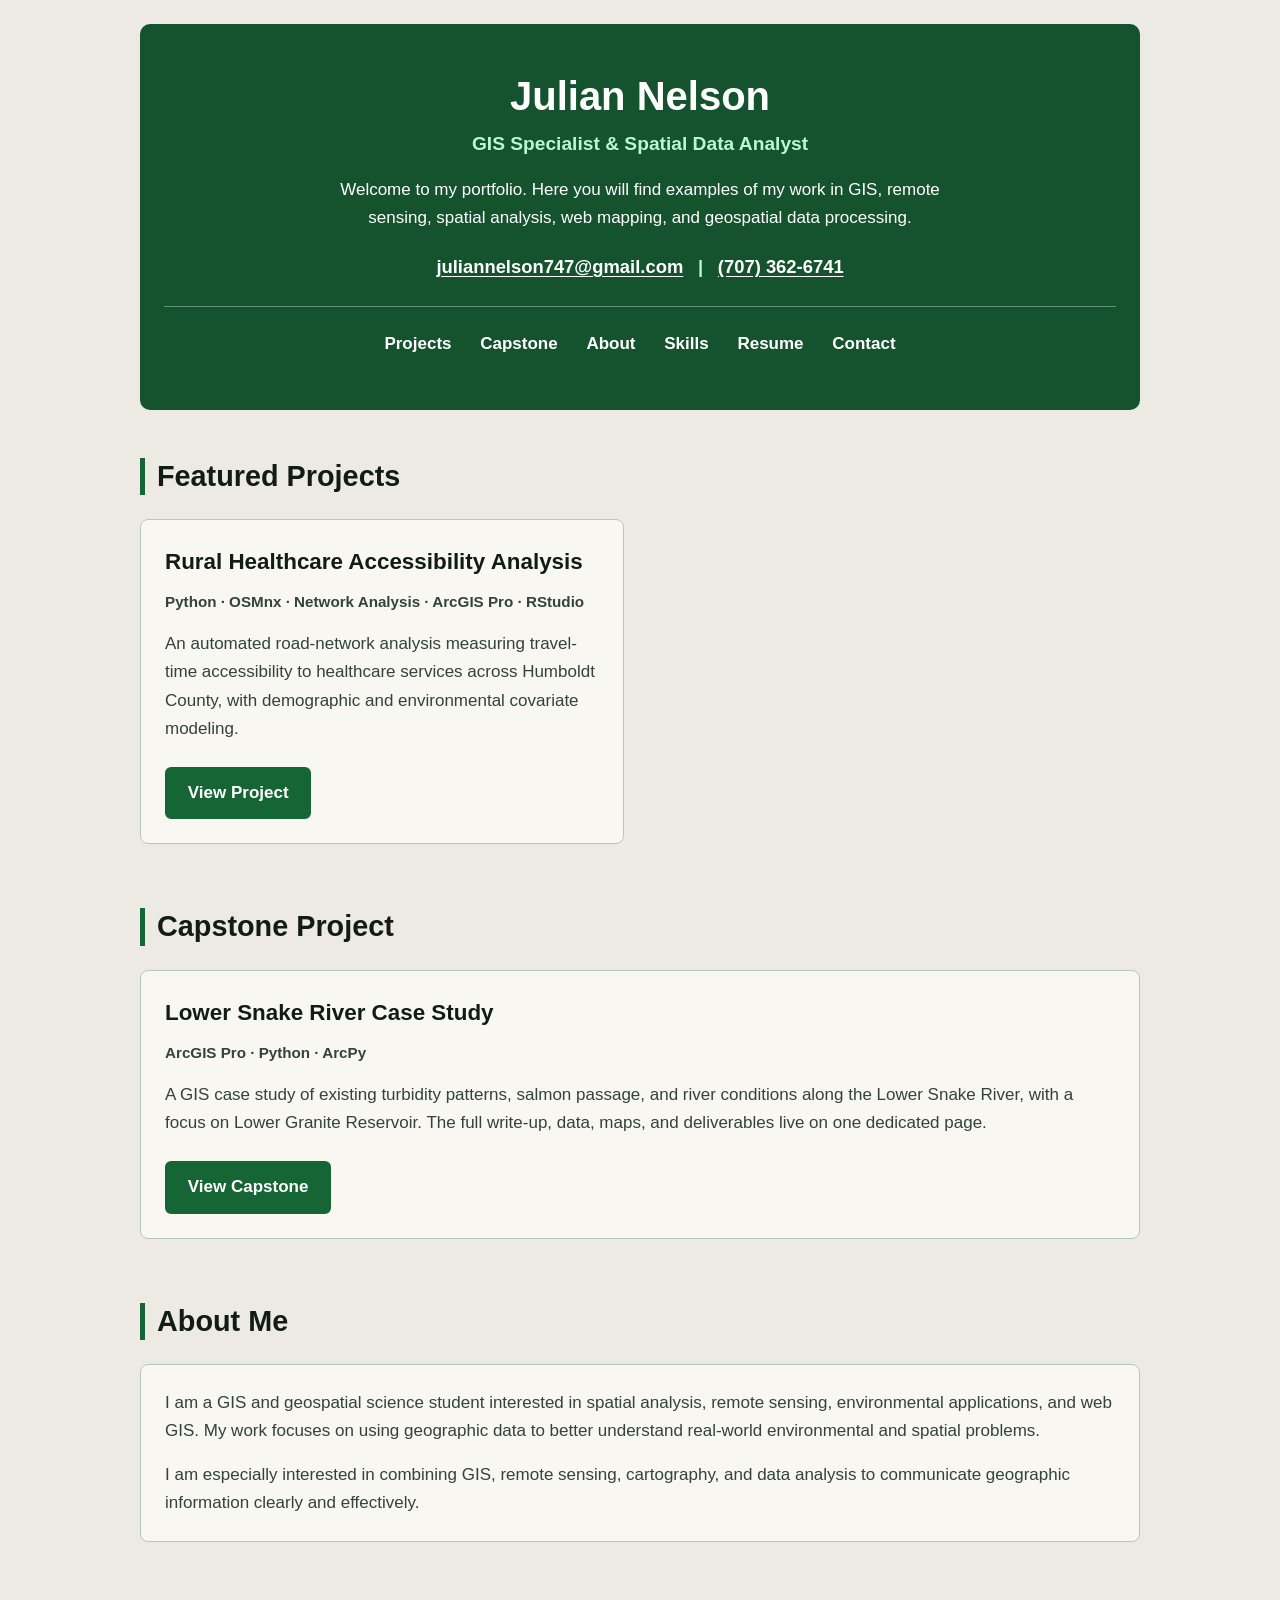
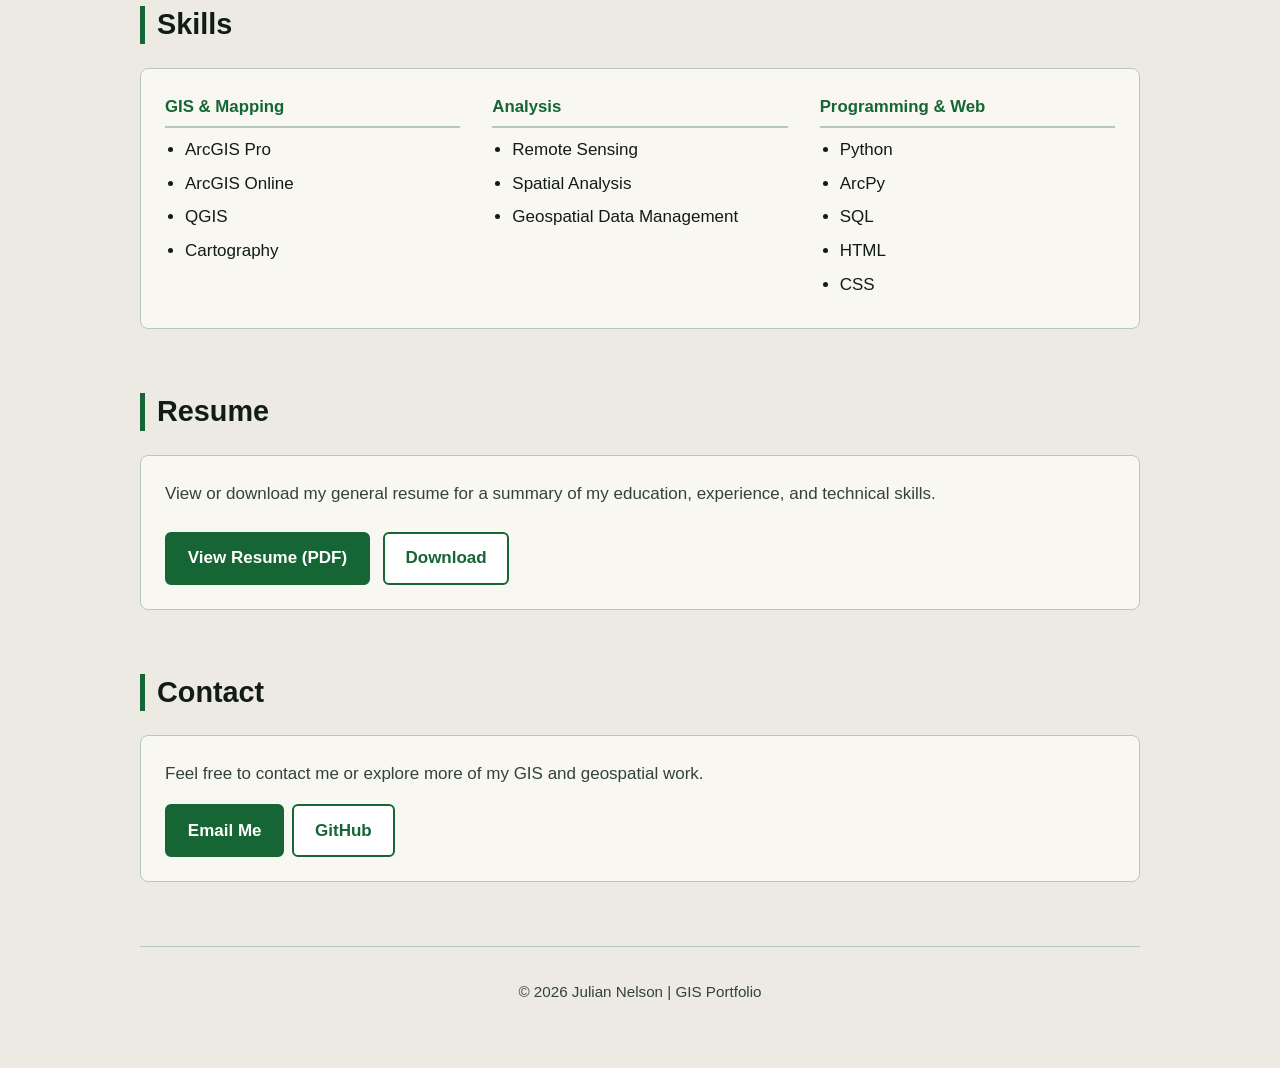
<file: index.html>
<!DOCTYPE html>
<html lang="en">
<head>
  <meta charset="UTF-8">
  <meta name="viewport" content="width=device-width, initial-scale=1.0">
  <meta name="description" content="Portfolio of Julian Nelson, GIS Specialist and Spatial Data Analyst: GIS, remote sensing, spatial analysis, and web mapping.">

  <title>Julian Nelson | GIS &amp; Spatial Data Portfolio</title>

  <link rel="stylesheet" href="styles.css">
</head>


<body>

  <a class="skip-link" href="#projects">Skip to content</a>

  <div class="container">

    <!-- =========================
         Header / Intro
    ========================== -->
    <header id="home">
      <h1>Julian Nelson</h1>

      <p class="subtitle">
        GIS Specialist &amp; Spatial Data Analyst
      </p>

      <p class="bio">
        Welcome to my portfolio. Here you will find examples of my work
        in GIS, remote sensing, spatial analysis, web mapping, and
        geospatial data processing.
      </p>

      <div class="header-contact">
        <a href="mailto:juliannelson747@gmail.com">juliannelson747@gmail.com</a>
        <span class="divider">|</span>
        <a href="tel:+17073626741">(707) 362-6741</a>
      </div>

      <nav aria-label="Main navigation">
        <a href="#projects">Projects</a>
        <a href="capstone.html">Capstone</a>
        <a href="#about">About</a>
        <a href="#skills">Skills</a>
        <a href="#resume">Resume</a>
        <a href="#contact">Contact</a>
      </nav>
    </header>


    <main>

      <!-- =========================
           Featured Projects
      ========================== -->
      <section id="projects">

        <h2>Featured Projects</h2>

        <div class="grid">

          <!-- Project 1 -->
          <div class="card">

            <h3>Rural Healthcare Accessibility Analysis</h3>

            <p class="meta">
              Python &middot; OSMnx &middot; Network Analysis &middot; ArcGIS Pro &middot; RStudio
            </p>

            <p>
              An automated road-network analysis measuring travel-time
              accessibility to healthcare services across Humboldt County,
              with demographic and environmental covariate modeling.
            </p>

            <a class="btn" href="projects/healthcare-accessibility.html">
              View Project
            </a>

          </div>

          <!-- Project template: copy this block, fill it in, and uncomment.
          <div class="card">

            <img class="project-image" src="images/project-name.jpg" alt="Describe the map or figure">

            <h3>Project Title</h3>

            <p class="meta">Tool 1 &middot; Tool 2 &middot; Tool 3</p>

            <p>
              One or two sentences on the question, method, and result.
            </p>

            <a class="btn" href="projects/project-name.html">
              View Project
            </a>

          </div>
          -->

        </div>

      </section>


      <!-- =========================
           Capstone
      ========================== -->
      <section id="capstone">

        <h2>Capstone Project</h2>

        <div class="card">

          <h3>Lower Snake River Case Study</h3>

          <p class="meta"> ArcGIS Pro &middot; Python &middot; ArcPy </p>

          <p>
            A GIS case study of existing turbidity 
            patterns, salmon passage, and river conditions 
            along the Lower Snake River, with a focus on 
            Lower Granite Reservoir. The full write-up, data, 
            maps, and deliverables live on one dedicated page.
          </p>

          <a class="btn" href="capstone.html">
            View Capstone
          </a>

        </div>

      </section>


      <!-- =========================
           About Me
      ========================== -->
      <section id="about">

        <h2>About Me</h2>

        <div class="card">

          <p>
            I am a GIS and geospatial science student interested in spatial
            analysis, remote sensing, environmental applications, and web
            GIS. My work focuses on using geographic data to better
            understand real-world environmental and spatial problems.
          </p>

          <p>
            I am especially interested in combining GIS, remote sensing,
            cartography, and data analysis to communicate geographic
            information clearly and effectively.
          </p>

        </div>

      </section>


      <!-- =========================
           Skills (plain grouped lists, not buttons)
      ========================== -->
      <section id="skills">

        <h2>Skills</h2>

        <div class="card">

          <div class="skills-grid">

            <div>
              <h3>GIS &amp; Mapping</h3>
              <ul>
                <li>ArcGIS Pro</li>
                <li>ArcGIS Online</li>
                <li>QGIS</li>
                <li>Cartography</li>
              </ul>
            </div>

            <div>
              <h3>Analysis</h3>
              <ul>
                <li>Remote Sensing</li>
                <li>Spatial Analysis</li>
                <li>Geospatial Data Management</li>
              </ul>
            </div>

            <div>
              <h3>Programming &amp; Web</h3>
              <ul>
                <li>Python</li>
                <li>ArcPy</li>
                <li>SQL</li>
                <li>HTML</li>
                <li>CSS</li>
              </ul>
            </div>

          </div>

        </div>

      </section>


      <!-- =========================
           Resume
      ========================== -->
      <section id="resume">

        <h2>Resume</h2>

        <div class="card">

          <p>
            View or download my general resume for a summary of my
            education, experience, and technical skills.
          </p>

          <a
            class="btn"
            href="documents/ResumeJN.pdf"
            target="_blank"
            rel="noopener noreferrer">
            View Resume (PDF)
          </a>

          <a
            class="btn btn-outline"
            href="documents/ResumeJN.pdf"
            download>
            Download
          </a>

        </div>

      </section>


      <!-- =========================
           Contact
      ========================== -->
      <section id="contact">

        <h2>Contact</h2>

        <div class="card">

          <p>
            Feel free to contact me or explore more of my GIS and
            geospatial work.
          </p>

          <div class="contact-buttons">

            <a class="btn" href="mailto:juliannelson747@gmail.com">
              Email Me
            </a>

            <a
              class="btn btn-outline"
              href="https://github.com/juliannelson747-beep"
              target="_blank"
              rel="noopener noreferrer">
              GitHub
            </a>

          </div>

        </div>

      </section>

    </main>


    <!-- =========================
         Footer
    ========================== -->
    <footer>
      <p>&copy; 2026 Julian Nelson | GIS Portfolio</p>
    </footer>

  </div>

</body>
</html>
</file>
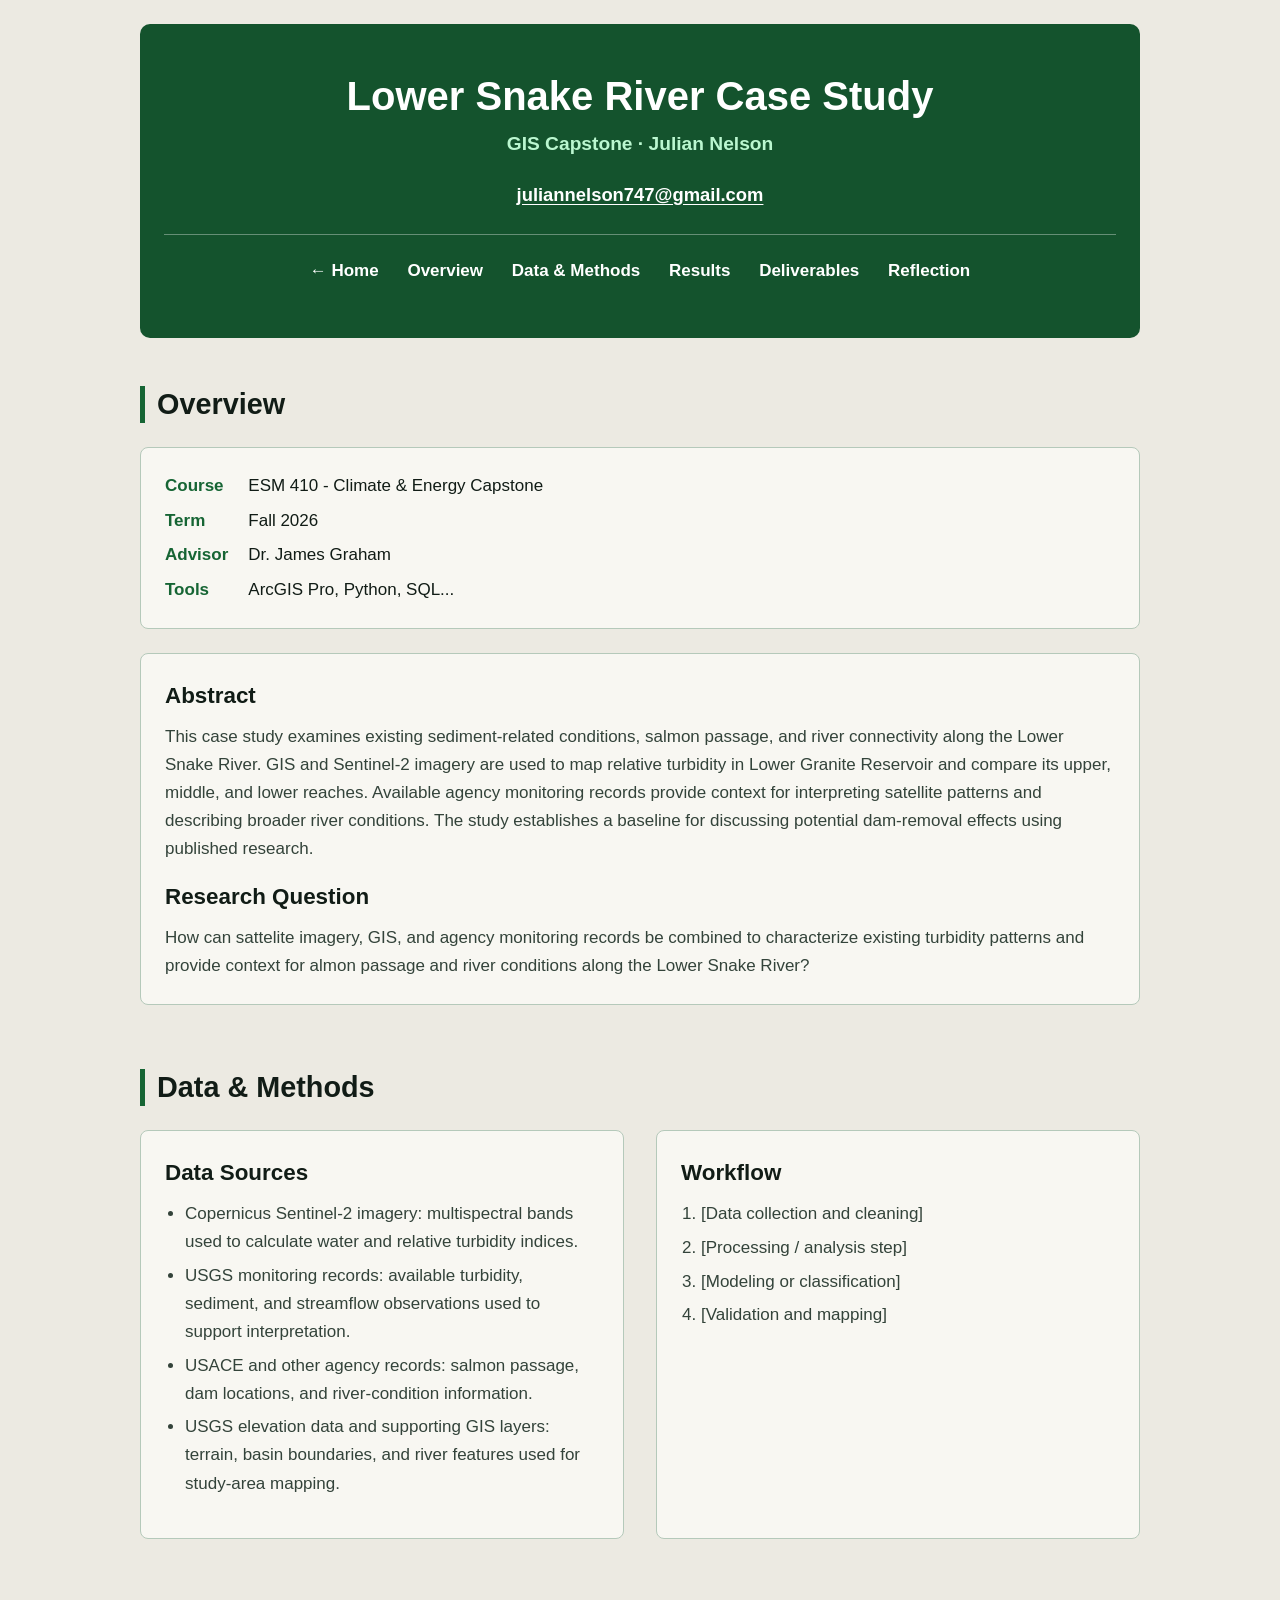
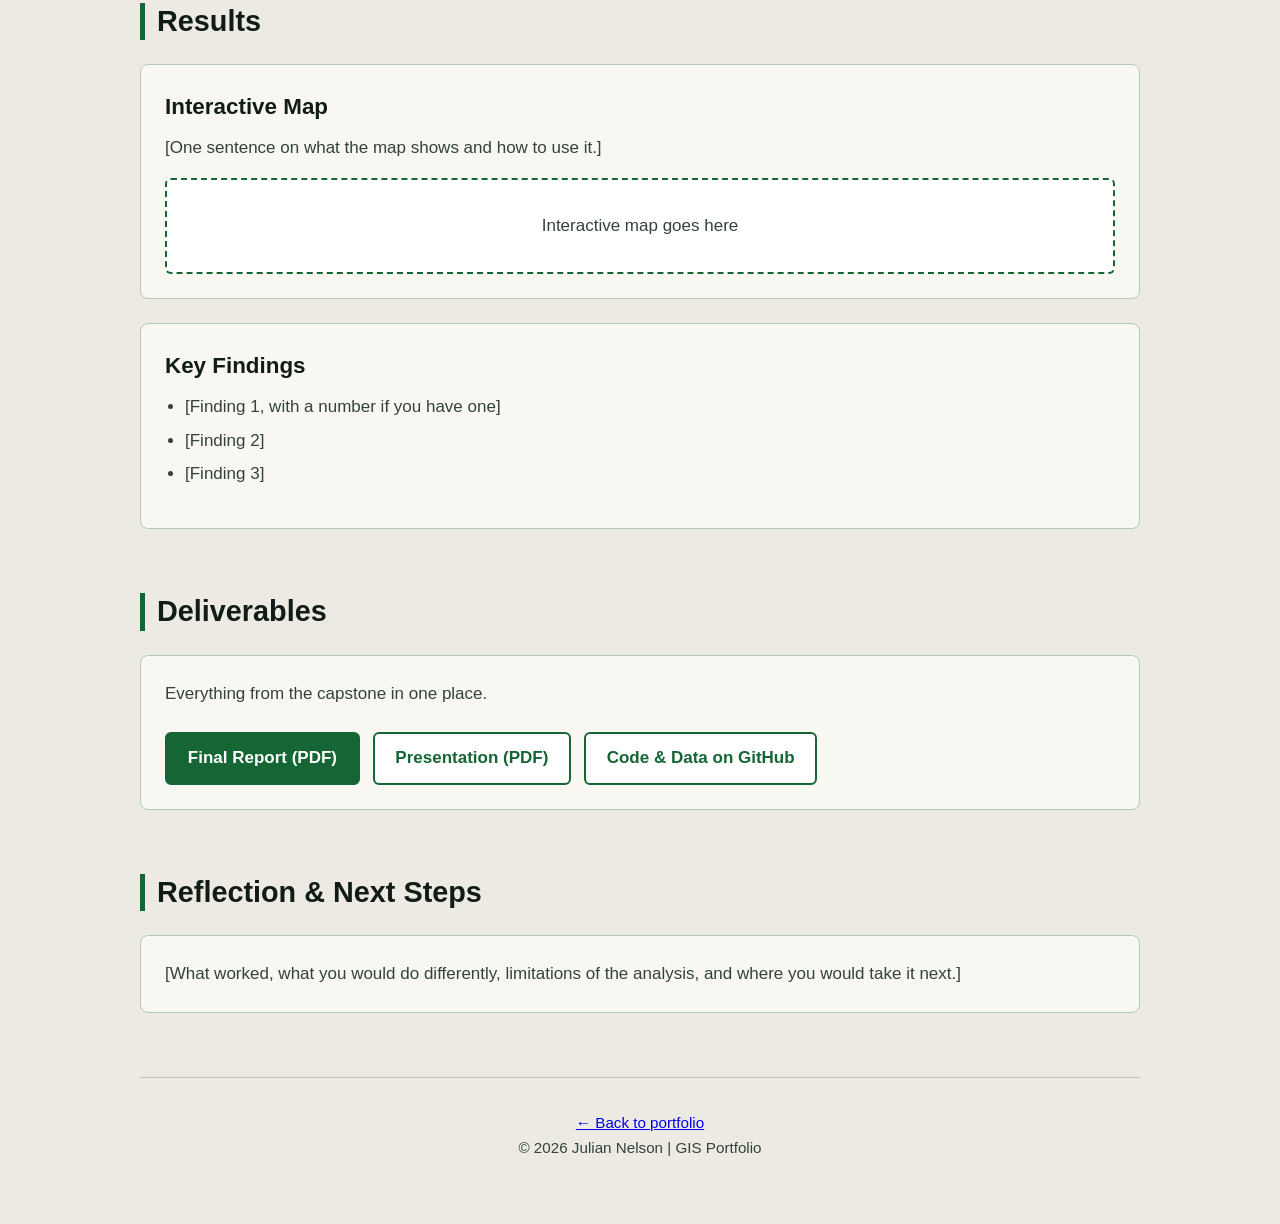
<file: capstone.html>
<!DOCTYPE html>
<html lang="en">
<head>
  <meta charset="UTF-8">
  <meta name="viewport" content="width=device-width, initial-scale=1.0">
  <meta name="description" content="Capstone project by Julian Nelson: full write-up, data, methods, results, and deliverables.">

  <title>Capstone Project | Julian Nelson</title>

  <link rel="stylesheet" href="styles.css">
</head>


<body>

  <a class="skip-link" href="#overview">Skip to content</a>

  <div class="container">

    <!-- =========================
         Header
    ========================== -->
    <header>
      <h1>Lower Snake River Case Study</h1>

      <p class="subtitle">
        GIS Capstone &middot; Julian Nelson
      </p>

      <div class="header-contact">
        <a href="mailto:juliannelson747@gmail.com">juliannelson747@gmail.com</a>
      </div>

      <nav aria-label="Capstone navigation">
        <a href="index.html">&larr; Home</a>
        <a href="#overview">Overview</a>
        <a href="#data-methods">Data &amp; Methods</a>
        <a href="#results">Results</a>
        <a href="#deliverables">Deliverables</a>
        <a href="#reflection">Reflection</a>
      </nav>
    </header>


    <main>

      <!-- =========================
           Overview
      ========================== -->
      <section id="overview">

        <h2>Overview</h2>

        <div class="card">

          <dl class="facts">
            <dt>Course</dt>
            <dd>ESM 410 - Climate & Energy Capstone</dd>
            <dt>Term</dt>
            <dd>Fall 2026</dd>
            <dt>Advisor</dt>
            <dd>Dr. James Graham</dd>
            <dt>Tools</dt>
            <dd>ArcGIS Pro, Python, SQL...</dd>
          </dl>

        </div>

        <div class="card" style="margin-top: 1.5rem;">

          <h3>Abstract</h3>

          <p>
            This case study examines existing sediment-related conditions, salmon
            passage, and river connectivity along the Lower Snake River. GIS and
            Sentinel-2 imagery are used to map relative turbidity in Lower Granite
            Reservoir and compare its upper, middle, and lower reaches. Available
            agency monitoring records provide context for interpreting satellite
            patterns and describing broader river conditions. The study establishes
            a baseline for discussing potential dam-removal effects using published
            research.
          </p>

          <h3>Research Question</h3>

          <p>
            How can sattelite imagery, GIS, and agency monitoring records be combined 
            to characterize existing turbidity patterns and provide context for almon 
            passage and river conditions along the Lower Snake River?
          </p>

        </div>

      </section>


      <!-- =========================
           Data & Methods
      ========================== -->
      <section id="data-methods">

        <h2>Data &amp; Methods</h2>

        <div class="grid">

          <div class="card">
            <h3>Data Sources</h3>
            <ul class="plain">
              <li>
                Copernicus Sentinel-2 imagery: multispectral bands used to calculate
                water and relative turbidity indices.
              </li>
              <li>
                USGS monitoring records: available turbidity, sediment, and streamflow
                observations used to support interpretation.
              </li>
              <li>
                USACE and other agency records: salmon passage, dam locations,
                and river-condition information.
              </li>
              <li>
                USGS elevation data and supporting GIS layers: terrain, basin boundaries,
                and river features used for study-area mapping.
              </li>
            </ul>
          </div>

          <div class="card">
            <h3>Workflow</h3>
            <ol>
              <li>[Data collection and cleaning]</li>
              <li>[Processing / analysis step]</li>
              <li>[Modeling or classification]</li>
              <li>[Validation and mapping]</li>
            </ol>
          </div>

        </div>

        <!-- Optional: workflow diagram
        <figure>
          <img class="project-image" src="images/capstone-workflow.png" alt="Diagram of the capstone workflow">
          <figcaption>Figure 1. Analysis workflow.</figcaption>
        </figure>
        -->

      </section>


      <!-- =========================
           Results
      ========================== -->
      <section id="results">

        <h2>Results</h2>

        <div class="card">

          <h3>Interactive Map</h3>

          <p>
            [One sentence on what the map shows and how to use it.]
          </p>

          <!-- Replace the placeholder with your map embed:
          <div class="map-container">
            <iframe
              src="maps/capstone-map.html"
              title="Interactive map of capstone results"
              loading="lazy"></iframe>
          </div>
          -->
          <div class="placeholder">Interactive map goes here</div>

        </div>

        <div class="card" style="margin-top: 1.5rem;">

          <h3>Key Findings</h3>

          <ul class="plain">
            <li>[Finding 1, with a number if you have one]</li>
            <li>[Finding 2]</li>
            <li>[Finding 3]</li>
          </ul>

          <!-- Static figures:
          <figure>
            <img class="project-image" src="images/capstone-figure1.png" alt="Describe the figure">
            <figcaption>Figure 2. [Caption.]</figcaption>
          </figure>
          -->

        </div>

      </section>


      <!-- =========================
           Deliverables
      ========================== -->
      <section id="deliverables">

        <h2>Deliverables</h2>

        <div class="card">

          <p>
            Everything from the capstone in one place.
          </p>

          <a class="btn" href="documents/capstone-report.pdf" target="_blank" rel="noopener noreferrer">
            Final Report (PDF)
          </a>

          <a class="btn btn-outline" href="documents/capstone-presentation.pdf" target="_blank" rel="noopener noreferrer">
            Presentation (PDF)
          </a>

          <a class="btn btn-outline" href="https://github.com/juliannelson747-beep" target="_blank" rel="noopener noreferrer">
            Code &amp; Data on GitHub
          </a>

        </div>

      </section>


      <!-- =========================
           Reflection
      ========================== -->
      <section id="reflection">

        <h2>Reflection &amp; Next Steps</h2>

        <div class="card">

          <p>
            [What worked, what you would do differently, limitations of the
            analysis, and where you would take it next.]
          </p>

        </div>

      </section>

    </main>


    <footer>
      <p><a href="index.html">&larr; Back to portfolio</a></p>
      <p>&copy; 2026 Julian Nelson | GIS Portfolio</p>
    </footer>

  </div>

</body>
</html>
</file>
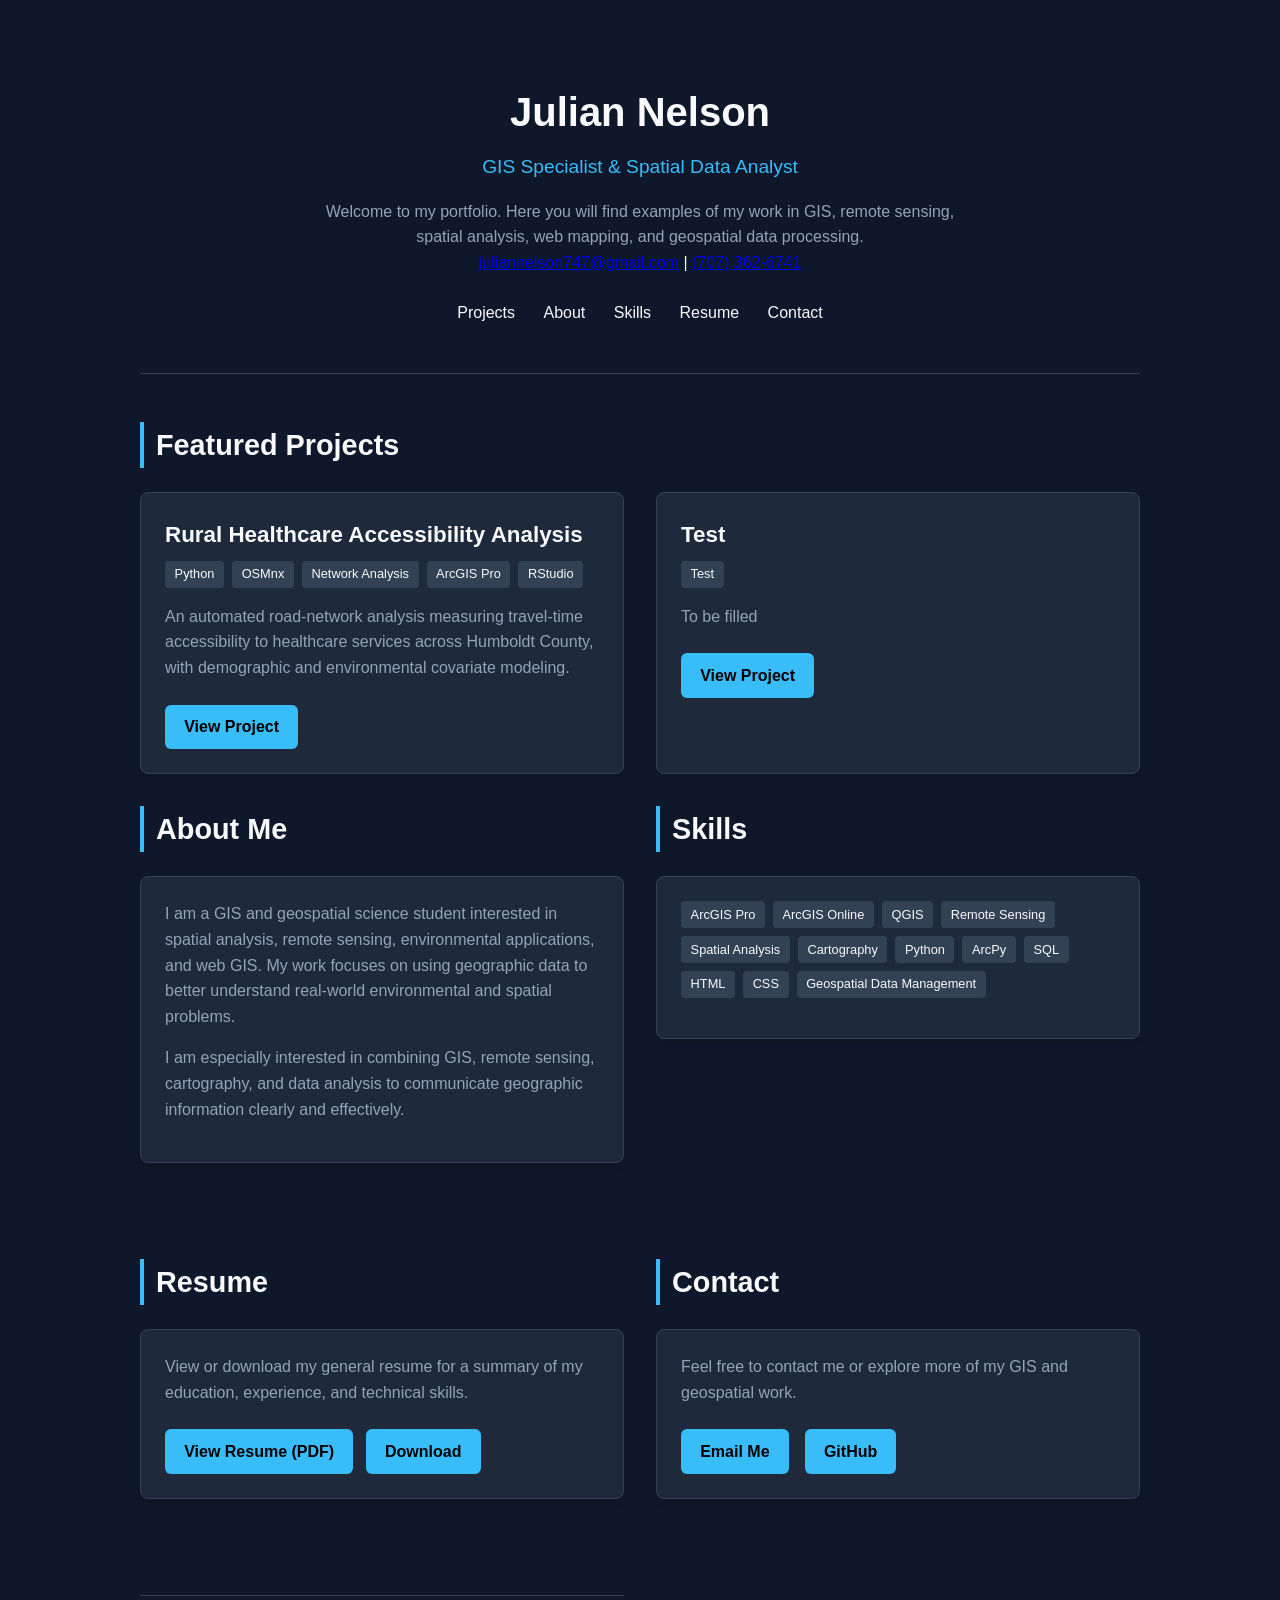
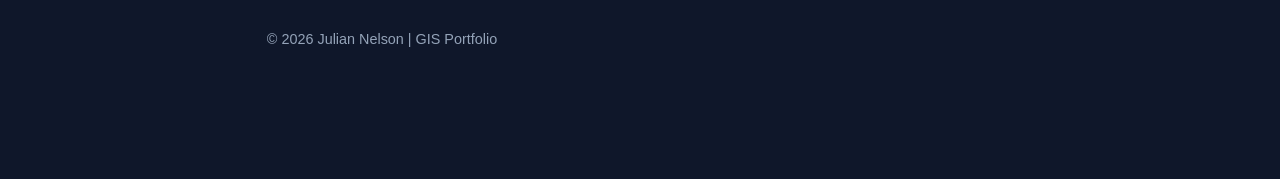
<file: index_Backup.html>
<!DOCTYPE html>
<html lang="en">
<head>
  <meta charset="UTF-8">
  <meta name="viewport" content="width=device-width, initial-scale=1.0">

  <title> Julian Nelson | GIS & Spatial Data Portfolio</title>

  <style>
    /* =========================
       Global Theme
    ========================= */
    :root {
      --bg-color: #0f172a;
      --card-bg: #1e293b;
      --text-main: #f8fafc;
      --text-muted: #94a3b8;
      --accent: #38bdf8;
      --accent-hover: #0284c7;
      --border: #334155;
    }

    * {
      box-sizing: border-box;
      margin: 0;
      padding: 0;
    }

    html {
      scroll-behavior: smooth;
    }

    body {
      font-family: -apple-system, BlinkMacSystemFont, "Segoe UI", Roboto, Helvetica, Arial, sans-serif;
      background-color: var(--bg-color);
      color: var(--text-main);
      line-height: 1.6;
      padding: 2rem 1rem;
    }

    .container {
      max-width: 1000px;
      margin: 0 auto;
    }


    /* =========================
       Header / Intro
    ========================= */
    header {
      text-align: center;
      padding: 3rem 1rem;
      border-bottom: 1px solid var(--border);
      margin-bottom: 3rem;
    }

    header h1 {
      font-size: 2.5rem;
      color: var(--text-main);
      margin-bottom: 0.5rem;
    }

    header .subtitle {
      font-size: 1.2rem;
      color: var(--accent);
      font-weight: 500;
    }

    .bio {
      margin-top: 1rem;
      color: var(--text-muted);
      max-width: 650px;
      margin-left: auto;
      margin-right: auto;
    }


    /* =========================
       Navigation
    ========================= */
    nav {
      margin-top: 1.5rem;
    }

    nav a {
      color: var(--text-main);
      text-decoration: none;
      margin: 0 0.75rem;
      font-weight: 500;
      transition: color 0.2s;
    }

    nav a:hover {
      color: var(--accent);
    }


    /* =========================
       Sections
    ========================= */
    section {
      margin-bottom: 4rem;
    }

    h2 {
      font-size: 1.8rem;
      margin-bottom: 1.5rem;
      border-left: 4px solid var(--accent);
      padding-left: 0.75rem;
    }


    /* =========================
       Responsive Project Grid
    ========================= */
    .grid {
      display: grid;
      grid-template-columns: repeat(2, 1fr);
      gap: 2rem;
    }

    @media (max-width: 700px) {
      .grid {
        grid-template-columns: 1fr;
      }
    }


    /* =========================
       Cards
    ========================= */
    .card {
      background-color: var(--card-bg);
      border: 1px solid var(--border);
      border-radius: 8px;
      padding: 1.5rem;
      box-shadow: 0 4px 6px -1px rgba(0, 0, 0, 0.1);
      transition: transform 0.2s ease, border-color 0.2s ease;
    }

    .card:hover {
      transform: translateY(-4px);
      border-color: var(--accent);
    }

    .card h3 {
      font-size: 1.4rem;
      margin-bottom: 0.5rem;
    }

    .card p {
      color: var(--text-muted);
      margin-bottom: 1rem;
    }


    /* =========================
       Project Images
    ========================= */
    .project-image {
      width: 100%;
      height: 220px;
      object-fit: cover;
      border-radius: 6px;
      border: 1px solid var(--border);
      margin-bottom: 1rem;
    }


    /* =========================
       Interactive Map
    ========================= */
    .map-container {
      position: relative;
      width: 100%;
      height: 500px;
      border-radius: 6px;
      overflow: hidden;
      border: 1px solid var(--border);
      margin-top: 1rem;
      margin-bottom: 1rem;
    }

    .map-container iframe {
      width: 100%;
      height: 100%;
      border: none;
    }


    /* =========================
       Buttons
    ========================= */
    .btn {
      display: inline-block;
      background-color: var(--accent);
      color: #000;
      font-weight: 600;
      padding: 0.6rem 1.2rem;
      border-radius: 6px;
      text-decoration: none;
      transition: background 0.2s, color 0.2s;
      margin-right: 0.5rem;
      margin-top: 0.5rem;
    }

    .btn:hover {
      background-color: var(--accent-hover);
      color: #fff;
    }


    /* =========================
       Tags
    ========================= */
    .tag-container {
      display: flex;
      gap: 0.5rem;
      margin-bottom: 1rem;
      flex-wrap: wrap;
    }

    .tag {
      background: var(--border);
      color: var(--text-main);
      font-size: 0.8rem;
      padding: 0.2rem 0.6rem;
      border-radius: 4px;
    }


    /* =========================
       Contact Links
    ========================= */
    .contact-buttons {
      display: flex;
      flex-wrap: wrap;
      gap: 0.5rem;
    }


    /* =========================
       Footer
    ========================= */
    footer {
      text-align: center;
      padding: 2rem;
      color: var(--text-muted);
      border-top: 1px solid var(--border);
      font-size: 0.9rem;
    }
  </style>
</head>


<body>

  <div class="container">

    <!-- =========================
         Header / Intro
    ========================== -->
    <header id="home">
      <h1>Julian Nelson</h1>

      <p class="subtitle">
        GIS Specialist & Spatial Data Analyst
      </p>

      <p class="bio">
        Welcome to my portfolio. Here you will find examples of my work
        in GIS, remote sensing, spatial analysis, web mapping, and
        geospatial data processing.
      </p>
      
<div class="header-contact">
  <a href="mailto:juliannelson747@gmail.com">juliannelson747@gmail.com</a>
  <span class="divider">|</span>
  <a href="tel:+17075551234">(707) 362-6741</a>
</div>

</nav>

      
  <nav>
    <a href="#projects">Projects</a>
    <a href="#about">About</a>
    <a href="#skills">Skills</a>
    <a href="#resume">Resume</a>
    <a href="#contact">Contact</a>
  </nav>
    </header>


    <!-- =========================
         Featured Projects
    ========================== -->
    <section id="projects">

      <h2>Featured Projects</h2>

      <div class="grid">

        <!-- Project 1 -->
       <div class="card">

  <h3>Rural Healthcare Accessibility Analysis</h3>

  <div class="tag-container">
    <span class="tag">Python</span>
    <span class="tag">OSMnx</span>
    <span class="tag">Network Analysis</span>
    <span class="tag">ArcGIS Pro</span>
    <span class="tag">RStudio</span>
  </div>

  <p>
    An automated road-network analysis measuring travel-time
    accessibility to healthcare services across Humboldt County,
    with demographic and environmental covariate modeling.
  </p>

  <a
    class="btn"
    href="projects/healthcare-accessibility.html">
    View Project
  </a>

</div>

      <div class="card">

  <h3>Test</h3>

  <div class="tag-container">
    <span class="tag">Test</span>
  </div>

  <p>
    To be filled
  </p>

  <a
    class="btn"
    href="projects/*****.html">
    View Project
  </a>

</div>
        
    <!-- =========================
         About Me
    ========================== -->
    <section id="about">

      <h2>About Me</h2>

      <div class="card">

        <p>
          I am a GIS and geospatial science student interested in spatial
          analysis, remote sensing, environmental applications, and web
          GIS. My work focuses on using geographic data to better
          understand real-world environmental and spatial problems.
        </p>

        <p>
          I am especially interested in combining GIS, remote sensing,
          cartography, and data analysis to communicate geographic
          information clearly and effectively.
        </p>

      </div>

    </section>


    <!-- =========================
         Skills
    ========================== -->
    <section id="skills">

      <h2>Skills</h2>

      <div class="card">

        <div class="tag-container">

          <span class="tag">ArcGIS Pro</span>
          <span class="tag">ArcGIS Online</span>
          <span class="tag">QGIS</span>
          <span class="tag">Remote Sensing</span>
          <span class="tag">Spatial Analysis</span>
          <span class="tag">Cartography</span>
          <span class="tag">Python</span>
          <span class="tag">ArcPy</span>
          <span class="tag">SQL</span>
          <span class="tag">HTML</span>
          <span class="tag">CSS</span>
          <span class="tag">Geospatial Data Management</span>

        </div>

      </div>

    </section>

<!-- =========================
     Resume
========================== -->
<section id="resume">

  <h2>Resume</h2>

  <div class="card">

    <p>
      View or download my general resume for a summary of my
      education, experience, and technical skills.
    </p>

    <a
      class="btn"
      href="documents/ResumeJN.pdf"
      target="_blank"
      rel="noopener noreferrer">
      View Resume (PDF)
    </a>

    <a
      class="btn"
      href="documents/ResumeJN.pdf"
      download>
      Download
    </a>

  </div>

</section>

    <!-- =========================
         Contact
    ========================== -->
    <section id="contact">

      <h2>Contact</h2>

      <div class="card">

        <p>
          Feel free to contact me or explore more of my GIS and
          geospatial work.
        </p>

        <div class="contact-buttons">

          <a
            class="btn"
            href="mailto:juliannelson747@gmail.com"
          >
            Email Me
          </a>

          <a
            class="btn"
            href="https://github.com/juliannelson747-beep"
            target="_blank"
            rel="noopener noreferrer"
          >
            GitHub
          </a>

        </div>

      </div>

    </section>


    <!-- =========================
         Footer
    ========================== -->
    <footer>
      <p>&copy; 2026 Julian Nelson | GIS Portfolio</p>
    </footer>

  </div>

</body>
</html>
</file>
<file: styles.css>
/* =========================
   Global Theme: white + green, high contrast
   (all text/background pairs are WCAG AA or better)
========================= */
:root {
  --bg-color: #eceae2;       /* warm off-white */
  --surface: #f8f7f2;        /* cards: slightly lighter than the page */
  --text-main: #111c16;      /* ~17:1 on white */
  --text-muted: #33433a;     /* ~10:1 on white */
  --accent: #166534;         /* ~7:1 on white; white text on it ~7:1 */
  --accent-hover: #14532d;
  --accent-light: #bbf7d0;   /* used only on dark green header */
  --header-bg: #14532d;
  --border: #b5c9ba;
}

* {
  box-sizing: border-box;
  margin: 0;
  padding: 0;
}

html {
  scroll-behavior: smooth;
}

body {
  font-family: -apple-system, BlinkMacSystemFont, "Segoe UI", Roboto, Helvetica, Arial, sans-serif;
  font-size: 1.0625rem;
  background-color: var(--bg-color);
  color: var(--text-main);
  line-height: 1.65;
  padding: 1.5rem 1rem 2rem;
}

.container {
  max-width: 1000px;
  margin: 0 auto;
}

a:focus-visible {
  outline: 3px solid #000;
  outline-offset: 3px;
}

.skip-link {
  position: absolute;
  left: -999px;
  top: 0;
  background: #000;
  color: #fff;
  padding: 0.5rem 1rem;
  z-index: 10;
}

.skip-link:focus {
  left: 0;
}


/* =========================
   Header / Intro
========================= */
header {
  background-color: var(--header-bg);
  color: #fff;
  text-align: center;
  padding: 3rem 1.5rem;
  border-radius: 10px;
  margin-bottom: 3rem;
}

header h1 {
  font-size: 2.5rem;
  line-height: 1.2;
  margin-bottom: 0.5rem;
}

header .subtitle {
  font-size: 1.2rem;
  color: var(--accent-light);
  font-weight: 600;
}

.bio {
  margin: 1rem auto 0;
  color: #fff;
  max-width: 650px;
}

.header-contact {
  margin-top: 1.25rem;
  font-size: 1.15rem;
  font-weight: 700;
  color: #fff;
}

.header-contact a {
  color: #fff;
  text-decoration: underline;
  text-underline-offset: 3px;
}

.header-contact a:hover {
  color: var(--accent-light);
}

.header-contact .divider {
  margin: 0 0.6rem;
  color: var(--accent-light);
}


/* =========================
   Navigation
========================= */
nav {
  margin-top: 1.5rem;
  padding-top: 1.25rem;
  border-top: 1px solid rgba(255, 255, 255, 0.35);
}

nav a {
  display: inline-block;
  color: #fff;
  text-decoration: none;
  margin: 0.15rem 0.75rem;
  font-weight: 600;
  border-bottom: 2px solid transparent;
}

nav a:hover,
nav a[aria-current="page"] {
  border-bottom-color: var(--accent-light);
}

header a:focus-visible {
  outline-color: #fff;
}


/* =========================
   Sections
========================= */
section {
  margin-bottom: 4rem;
  scroll-margin-top: 1rem;
}

h2 {
  font-size: 1.8rem;
  line-height: 1.3;
  margin-bottom: 1.5rem;
  border-left: 5px solid var(--accent);
  padding-left: 0.75rem;
  color: var(--text-main);
}

h3 {
  color: var(--text-main);
}


/* =========================
   Responsive Project Grid
========================= */
.grid {
  display: grid;
  grid-template-columns: repeat(2, 1fr);
  gap: 2rem;
}

@media (max-width: 700px) {
  .grid {
    grid-template-columns: 1fr;
  }

  header h1 {
    font-size: 2rem;
  }
}


/* =========================
   Cards (not clickable, so no hover effects)
========================= */
.card {
  background-color: var(--surface);
  border: 1px solid var(--border);
  border-radius: 8px;
  padding: 1.5rem;
}

.card h3 {
  font-size: 1.4rem;
  margin-bottom: 0.5rem;
}

.card p {
  color: var(--text-muted);
  margin-bottom: 1rem;
}

.card p:last-child {
  margin-bottom: 0;
}


/* =========================
   Tool lists (plain text, so they don't look like buttons)
========================= */
.meta {
  color: var(--accent);
  font-weight: 700;
  font-size: 0.95rem;
  margin-bottom: 1rem;
}

.skills-grid {
  display: grid;
  grid-template-columns: repeat(auto-fit, minmax(220px, 1fr));
  gap: 1.5rem 2rem;
}

.skills-grid h3 {
  font-size: 1.05rem;
  color: var(--accent);
  margin-bottom: 0.5rem;
  padding-bottom: 0.35rem;
  border-bottom: 2px solid var(--border);
}

.skills-grid ul {
  list-style: disc;
  padding-left: 1.25rem;
  color: var(--text-main);
}

.skills-grid li {
  margin-bottom: 0.25rem;
}


/* =========================
   Project Images
========================= */
.project-image {
  width: 100%;
  height: 220px;
  object-fit: cover;
  border-radius: 6px;
  border: 1px solid var(--border);
  margin-bottom: 1rem;
}


/* =========================
   Interactive Map / Embeds
========================= */
.map-container {
  position: relative;
  width: 100%;
  height: 500px;
  border-radius: 6px;
  overflow: hidden;
  border: 1px solid var(--border);
  margin: 1rem 0;
}

.map-container iframe {
  width: 100%;
  height: 100%;
  border: none;
}

figure {
  margin: 1rem 0;
}

figcaption {
  color: var(--text-muted);
  font-size: 0.95rem;
  margin-top: 0.4rem;
}


/* =========================
   Buttons (only real links/actions look like this)
========================= */
.btn {
  display: inline-block;
  background-color: var(--accent);
  color: #fff;
  font-weight: 700;
  padding: 0.65rem 1.3rem;
  border: 2px solid var(--accent);
  border-radius: 6px;
  text-decoration: none;
  transition: background 0.2s, color 0.2s;
  margin-right: 0.5rem;
  margin-top: 0.5rem;
}

.btn:hover {
  background-color: var(--accent-hover);
  border-color: var(--accent-hover);
}

.btn-outline {
  background-color: #fff;
  color: var(--accent);
}

.btn-outline:hover {
  background-color: var(--accent-hover);
  color: #fff;
}


/* =========================
   Contact Links
========================= */
.contact-buttons {
  display: flex;
  flex-wrap: wrap;
  gap: 0.5rem;
}

.contact-buttons .btn {
  margin: 0;
}


/* =========================
   Capstone page
========================= */
.facts {
  display: grid;
  grid-template-columns: max-content 1fr;
  gap: 0.4rem 1.25rem;
}

.facts dt {
  font-weight: 700;
  color: var(--accent);
}

.facts dd {
  color: var(--text-main);
}

.placeholder {
  border: 2px dashed var(--accent);
  border-radius: 6px;
  padding: 2rem 1rem;
  text-align: center;
  color: var(--text-muted);
  background: #fff;
}

.card ol,
.card ul.plain {
  padding-left: 1.25rem;
  color: var(--text-muted);
  margin-bottom: 1rem;
}

.card li {
  margin-bottom: 0.35rem;
}

.card a:not(.btn) {
  color: var(--accent);
  font-weight: 600;
}


/* =========================
   Footer
========================= */
footer {
  text-align: center;
  padding: 2rem;
  color: var(--text-muted);
  border-top: 1px solid var(--border);
  font-size: 0.95rem;
}
</file>
